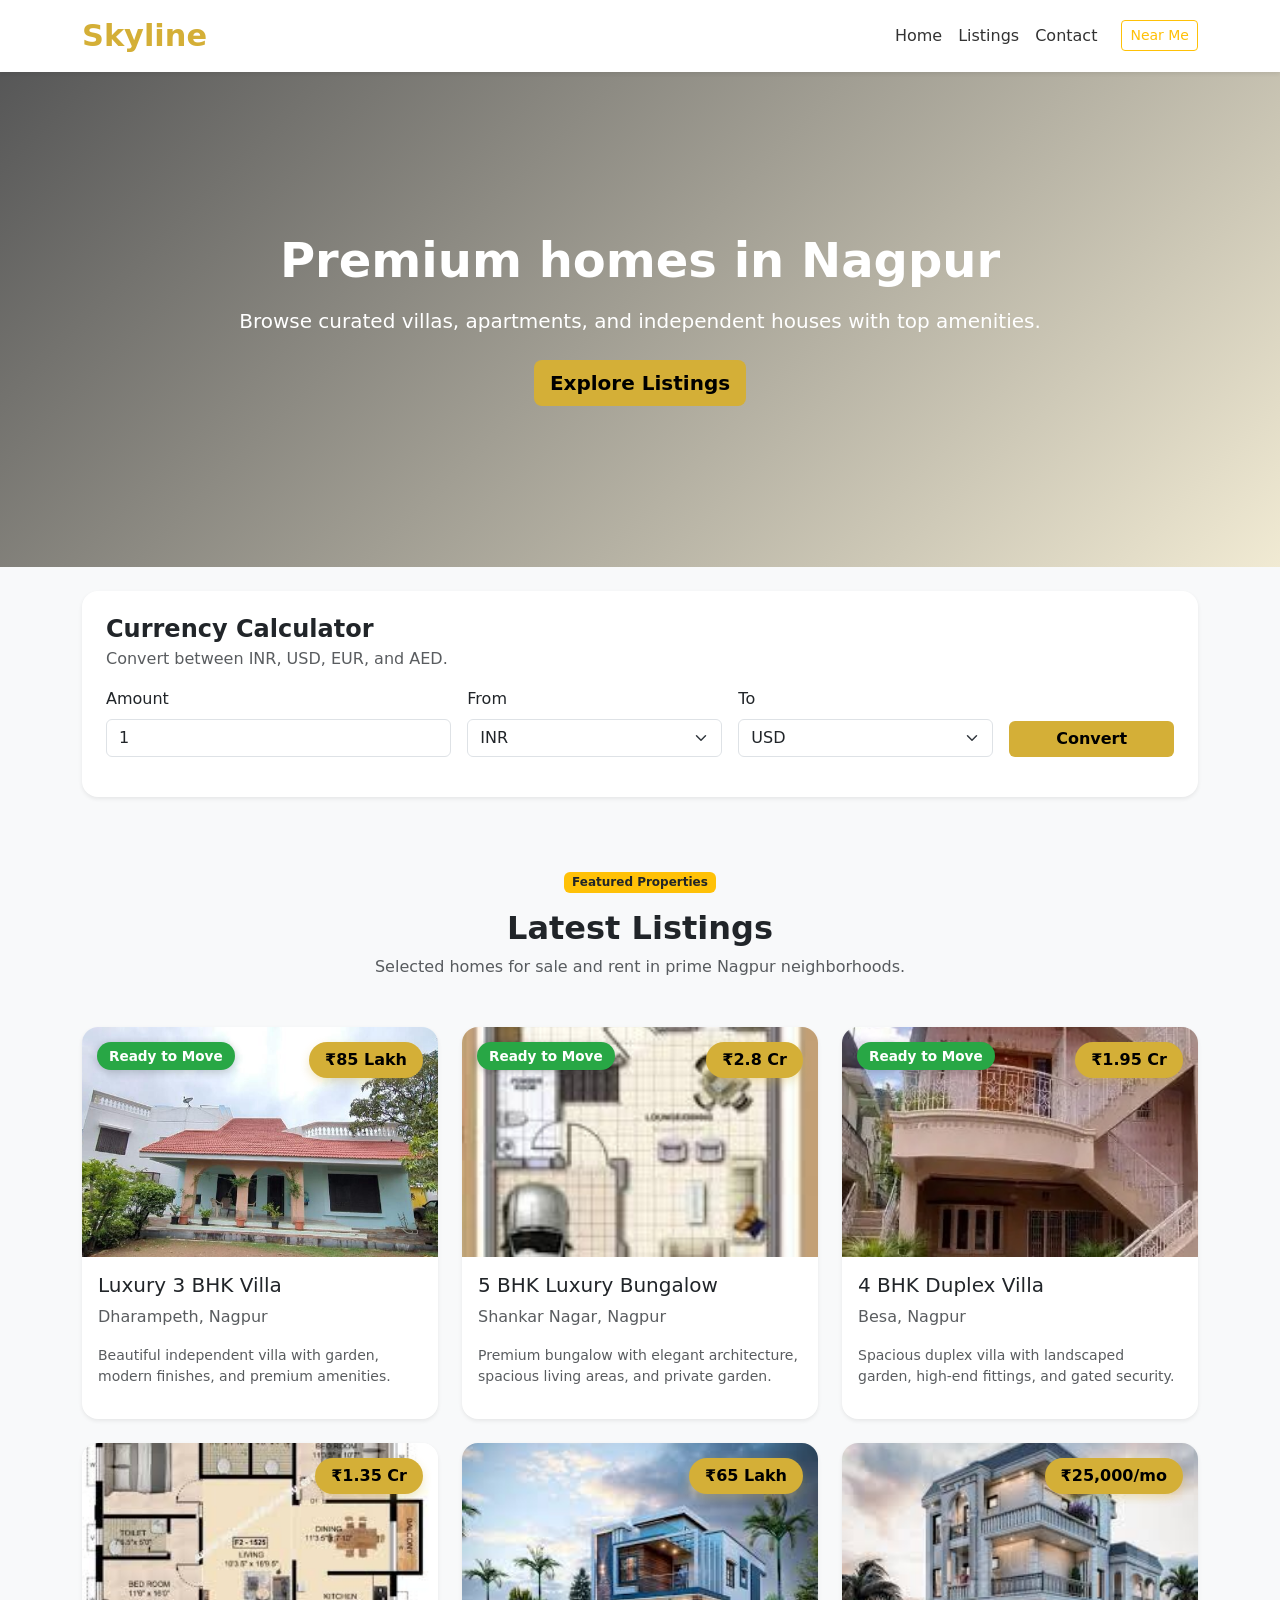
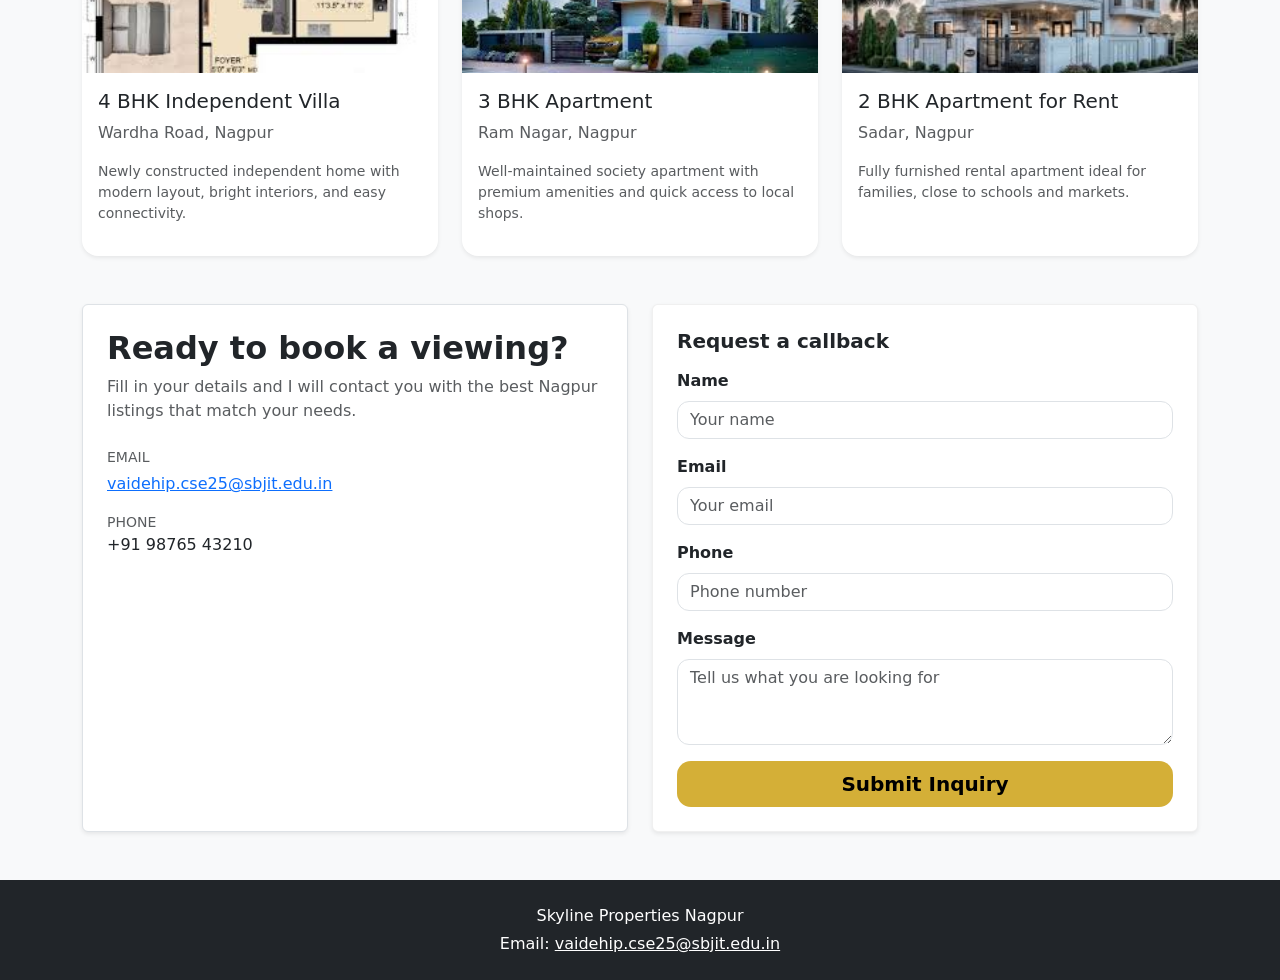
<file: index.html>
<!DOCTYPE html>
<html lang="en">
<head>
    <meta charset="UTF-8">
    <meta name="viewport" content="width=device-width, initial-scale=1.0">
    <title>Skyline Properties | Nagpur</title>
    <link href="https://cdn.jsdelivr.net/npm/bootstrap@5.3.3/dist/css/bootstrap.min.css" rel="stylesheet">
    <link rel="stylesheet" href="https://cdnjs.cloudflare.com/ajax/libs/font-awesome/6.6.0/css/all.min.css">
    <link rel="stylesheet" href="style.css">
</head>
<body>
    <nav class="navbar navbar-expand-lg navbar-light bg-white shadow-sm">
        <div class="container">
            <a class="navbar-brand fw-bold" href="#">Skyline</a>
            <button class="navbar-toggler" type="button" data-bs-toggle="collapse" data-bs-target="#navbarNav">
                <span class="navbar-toggler-icon"></span>
            </button>
            <div class="collapse navbar-collapse" id="navbarNav">
                <ul class="navbar-nav ms-auto">
                    <li class="nav-item"><a class="nav-link active" href="#">Home</a></li>
                    <li class="nav-item"><a class="nav-link" href="#properties">Listings</a></li>
                    <li class="nav-item"><a class="nav-link" href="#contact">Contact</a></li>
                    <li class="nav-item d-flex align-items-center">
                        <button id="nearMeBtn" class="btn btn-outline-warning btn-sm ms-3">Near Me</button>
                    </li>
                </ul>
            </div>
        </div>
    </nav>

    <header class="hero text-center d-flex align-items-center">
        <div class="container">
            <h1 class="display-5 fw-bold text-white mb-3">Premium homes in Nagpur</h1>
            <p class="lead text-white-75 mb-4">Browse curated villas, apartments, and independent houses with top amenities.</p>
            <a href="#properties" class="btn btn-warning btn-lg">Explore Listings</a>
        </div>
    </header>

    <div class="container text-center mb-4" id="locationInfo"></div>

    <div class="container mb-4">
        <div class="card border-0 shadow-sm p-4">
            <div class="d-flex justify-content-between align-items-center mb-3">
                <div>
                    <h4 class="fw-bold mb-1">Currency Calculator</h4>
                    <p class="text-muted mb-0">Convert between INR, USD, EUR, and AED.</p>
                </div>
            </div>
            <div class="row g-3 align-items-end">
                <div class="col-sm-4">
                    <label class="form-label">Amount</label>
                    <input id="currencyAmount" type="number" class="form-control" value="1" min="0" step="0.01">
                </div>
                <div class="col-sm-3">
                    <label class="form-label">From</label>
                    <select id="currencyFrom" class="form-select">
                        <option value="INR">INR</option>
                        <option value="USD">USD</option>
                        <option value="EUR">EUR</option>
                        <option value="AED">AED</option>
                    </select>
                </div>
                <div class="col-sm-3">
                    <label class="form-label">To</label>
                    <select id="currencyTo" class="form-select">
                        <option value="USD">USD</option>
                        <option value="EUR">EUR</option>
                        <option value="AED">AED</option>
                        <option value="INR">INR</option>
                    </select>
                </div>
                <div class="col-sm-2 d-grid">
                    <button id="convertBtn" class="btn btn-warning">Convert</button>
                </div>
            </div>
            <div class="mt-3" id="currencyResult"></div>
        </div>
    </div>

    <main class="container py-5" id="properties">
        <div class="text-center mb-5">
            <span class="badge bg-warning text-dark mb-3">Featured Properties</span>
            <h2 class="fw-bold">Latest Listings</h2>
            <p class="text-muted">Selected homes for sale and rent in prime Nagpur neighborhoods.</p>
        </div>

        <div class="row g-4">
            <div class="col-md-6 col-lg-4">
                <div class="card h-100 shadow-sm">
                    <div class="position-relative">
                        <img src="images/1.jpeg" class="card-img-top" alt="Luxury Villa">
                        <div class="price-tag">₹85 Lakh</div>
                        <div class="ready-badge">Ready to Move</div>
                    </div>
                    <div class="card-body">
                        <h5 class="card-title">Luxury 3 BHK Villa</h5>
                        <p class="text-muted">Dharampeth, Nagpur</p>
                        <p class="small text-muted">Beautiful independent villa with garden, modern finishes, and premium amenities.</p>
                    </div>
                </div>
            </div>

            <div class="col-md-6 col-lg-4">
                <div class="card h-100 shadow-sm">
                    <div class="position-relative">
                        <img src="images/7.jpeg" class="card-img-top" alt="Luxury Bungalow">
                        <div class="price-tag">₹2.8 Cr</div>
                        <div class="ready-badge">Ready to Move</div>
                    </div>
                    <div class="card-body">
                        <h5 class="card-title">5 BHK Luxury Bungalow</h5>
                        <p class="text-muted">Shankar Nagar, Nagpur</p>
                        <p class="small text-muted">Premium bungalow with elegant architecture, spacious living areas, and private garden.</p>
                    </div>
                </div>
            </div>

            <div class="col-md-6 col-lg-4">
                <div class="card h-100 shadow-sm">
                    <div class="position-relative">
                        <img src="images/3.jpeg" class="card-img-top" alt="Duplex Villa">
                        <div class="price-tag">₹1.95 Cr</div>
                        <div class="ready-badge">Ready to Move</div>
                    </div>
                    <div class="card-body">
                        <h5 class="card-title">4 BHK Duplex Villa</h5>
                        <p class="text-muted">Besa, Nagpur</p>
                        <p class="small text-muted">Spacious duplex villa with landscaped garden, high-end fittings, and gated security.</p>
                    </div>
                </div>
            </div>

            <div class="col-md-6 col-lg-4">
                <div class="card h-100 shadow-sm">
                    <div class="position-relative">
                        <img src="images/4.jpeg" class="card-img-top" alt="Independent Villa">
                        <div class="price-tag">₹1.35 Cr</div>
                    </div>
                    <div class="card-body">
                        <h5 class="card-title">4 BHK Independent Villa</h5>
                        <p class="text-muted">Wardha Road, Nagpur</p>
                        <p class="small text-muted">Newly constructed independent home with modern layout, bright interiors, and easy connectivity.</p>
                    </div>
                </div>
            </div>

            <div class="col-md-6 col-lg-4">
                <div class="card h-100 shadow-sm">
                    <div class="position-relative">
                        <img src="images/5.jpeg" class="card-img-top" alt="Apartment">
                        <div class="price-tag">₹65 Lakh</div>
                    </div>
                    <div class="card-body">
                        <h5 class="card-title">3 BHK Apartment</h5>
                        <p class="text-muted">Ram Nagar, Nagpur</p>
                        <p class="small text-muted">Well-maintained society apartment with premium amenities and quick access to local shops.</p>
                    </div>
                </div>
            </div>

            <div class="col-md-6 col-lg-4">
                <div class="card h-100 shadow-sm">
                    <div class="position-relative">
                        <img src="images/6.jpeg" class="card-img-top" alt="Rent Apartment">
                        <div class="price-tag">₹25,000/mo</div>
                    </div>
                    <div class="card-body">
                        <h5 class="card-title">2 BHK Apartment for Rent</h5>
                        <p class="text-muted">Sadar, Nagpur</p>
                        <p class="small text-muted">Fully furnished rental apartment ideal for families, close to schools and markets.</p>
                    </div>
                </div>
            </div>
        </div>

        <section class="mt-5" id="contact">
            <div class="row g-4">
                <div class="col-lg-6">
                    <div class="p-4 bg-white border rounded shadow-sm h-100">
                        <h2 class="fw-bold">Ready to book a viewing?</h2>
                        <p class="text-muted">Fill in your details and I will contact you with the best Nagpur listings that match your needs.</p>
                        <div class="mt-4">
                            <p class="mb-1 text-uppercase text-muted small">Email</p>
                            <p class="mb-3"><a href="mailto:vaidehip.cse25@sbjit.edu.in">vaidehip.cse25@sbjit.edu.in</a></p>
                            <p class="mb-0 text-uppercase text-muted small">Phone</p>
                            <p class="mb-0">+91 98765 43210</p>
                        </div>
                    </div>
                </div>
                <div class="col-lg-6">
                    <div class="contact-box p-4 bg-white rounded shadow-sm h-100">
                        <h5 class="fw-bold mb-3">Request a callback</h5>
                        <form>
                            <div class="mb-3">
                                <label class="form-label">Name</label>
                                <input type="text" class="form-control" placeholder="Your name" required>
                            </div>
                            <div class="mb-3">
                                <label class="form-label">Email</label>
                                <input type="email" class="form-control" placeholder="Your email" required>
                            </div>
                            <div class="mb-3">
                                <label class="form-label">Phone</label>
                                <input type="tel" class="form-control" placeholder="Phone number" required>
                            </div>
                            <div class="mb-3">
                                <label class="form-label">Message</label>
                                <textarea class="form-control" rows="3" placeholder="Tell us what you are looking for"></textarea>
                            </div>
                            <button type="submit" class="btn btn-warning btn-lg w-100">Submit Inquiry</button>
                        </form>
                    </div>
                </div>
            </div>
        </section>
    </main>

    <footer class="bg-dark text-white text-center py-4">
        <div class="container">
            <p class="mb-1">Skyline Properties Nagpur</p>
            <p class="mb-0">Email: <a href="mailto:vaidehip.cse25@sbjit.edu.in" class="text-white">vaidehip.cse25@sbjit.edu.in</a></p>
        </div>
    </footer>

    <script src="https://cdn.jsdelivr.net/npm/bootstrap@5.3.3/dist/js/bootstrap.bundle.min.js"></script>
    <script src="properties.js"></script>
    <script>
        const nearMeBtn = document.getElementById('nearMeBtn');
        const locationInfo = document.getElementById('locationInfo');
        const convertBtn = document.getElementById('convertBtn');
        const currencyAmount = document.getElementById('currencyAmount');
        const currencyFrom = document.getElementById('currencyFrom');
        const currencyTo = document.getElementById('currencyTo');
        const currencyResult = document.getElementById('currencyResult');

        const exchangeRates = {
            INR: { INR: 1, USD: 0.012, EUR: 0.011, AED: 0.044 },
            USD: { INR: 83.5, USD: 1, EUR: 0.92, AED: 3.67 },
            EUR: { INR: 90.2, USD: 1.09, EUR: 1, AED: 4.00 },
            AED: { INR: 22.7, USD: 0.27, EUR: 0.25, AED: 1 }
        };

        nearMeBtn.addEventListener('click', () => {
            if (!navigator.geolocation) {
                locationInfo.innerHTML = '<div class="alert alert-warning py-2">Geolocation is not supported by this browser.</div>';
                return;
            }
            locationInfo.innerHTML = '<div class="alert alert-info py-2">Locating your device…</div>';
            navigator.geolocation.getCurrentPosition(
                (position) => {
                    const { latitude, longitude } = position.coords;
                    locationInfo.innerHTML = `
                        <div class="alert alert-success py-2">
                            <strong>Your location:</strong><br>
                            Latitude: ${latitude.toFixed(5)}<br>
                            Longitude: ${longitude.toFixed(5)}
                        </div>
                    `;
                },
                (error) => {
                    locationInfo.innerHTML = `<div class="alert alert-danger py-2">Unable to get location: ${error.message}</div>`;
                },
                { enableHighAccuracy: true, timeout: 10000, maximumAge: 0 }
            );
        });

        convertBtn.addEventListener('click', () => {
            const amount = parseFloat(currencyAmount.value) || 0;
            const from = currencyFrom.value;
            const to = currencyTo.value;
            const rate = exchangeRates[from][to];
            const result = (amount * rate).toFixed(2);

            currencyResult.innerHTML = `
                <div class="alert alert-success py-2 mb-0">
                    ${amount} ${from} = <strong>${result} ${to}</strong>
                </div>
            `;
        });
    </script>
</body>
</html>
</file>
<file: style.css>
:root {
    --gold: #d4af37;
}

* {
    transition: all 0.3s ease;
}

body {
    font-family: 'Segoe UI', system-ui, sans-serif;
    background: #f8f9fa;
}

.navbar {
    background: rgba(255,255,255,0.98) !important;
    box-shadow: 0 2px 15px rgba(0,0,0,0.1);
    backdrop-filter: blur(10px);
}

.navbar-brand {
    font-size: 1.9rem;
    font-weight: 700;
    color: var(--gold) !important;
}

.nav-link {
    color: #333 !important;
    font-weight: 500;
}

.nav-link:hover {
    color: var(--gold) !important;
}

.hero {
    background: linear-gradient(135deg, rgba(0,0,0,0.65), rgba(212,175,55,0.2));
    background-image: linear-gradient(135deg, rgba(0,0,0,0.65), rgba(212,175,55,0.2));
    height: 55vh;
    min-height: 420px;
    display: flex;
    align-items: center;
    color: white;
    animation: fadeIn 0.8s ease-in;
}

@keyframes fadeIn {
    from { opacity: 0; }
    to { opacity: 1; }
}

.card {
    border: none;
    border-radius: 16px;
    overflow: hidden;
    box-shadow: 0 8px 20px rgba(0,0,0,0.1);
    transition: all 0.4s;
}

.card:hover {
    transform: translateY(-12px);
    box-shadow: 0 15px 35px rgba(212,175,55,0.2);
}

.card-img-top {
    height: 230px;
    object-fit: cover;
    transition: transform 0.5s ease;
}

.card:hover .card-img-top {
    transform: scale(1.08);
}

.price-tag {
    position: absolute;
    top: 15px;
    right: 15px;
    background: var(--gold);
    color: #000;
    padding: 6px 16px;
    border-radius: 30px;
    font-weight: 700;
    box-shadow: 0 4px 10px rgba(212,175,55,0.3);
}

.ready-badge {
    position: absolute;
    top: 15px;
    left: 15px;
    background: #28a745;
    color: white;
    padding: 4px 12px;
    border-radius: 20px;
    font-size: 0.85rem;
    font-weight: 600;
    box-shadow: 0 2px 8px rgba(0,0,0,0.2);
}

.sidebar {
    background: white;
    border-radius: 16px;
    padding: 25px;
    box-shadow: 0 8px 25px rgba(0,0,0,0.08);
    position: sticky;
    top: 100px;
}

.whatsapp-float {
    position: fixed;
    bottom: 25px;
    right: 25px;
    background: #25D366;
    color: white;
    width: 60px;
    height: 60px;
    border-radius: 50%;
    display: flex;
    align-items: center;
    justify-content: center;
    font-size: 28px;
    box-shadow: 0 4px 15px rgba(0,0,0,0.3);
    z-index: 1000;
    text-decoration: none;
    animation: pulse 2s infinite;
}

@keyframes pulse {
    0%, 100% { transform: scale(1); }
    50% { transform: scale(1.1); }
}

.whatsapp-float:hover {
    transform: scale(1.15);
    animation: none;
}

.btn-warning {
    background: var(--gold) !important;
    border: none !important;
    color: #000 !important;
    font-weight: 600 !important;
}

.btn-warning:hover {
    background: #c9a227 !important;
    transform: translateY(-2px);
    box-shadow: 0 6px 15px rgba(212,175,55,0.4);
}

.contact-box {
    border: 1px solid rgba(0,0,0,0.06);
}

.contact-box .form-control {
    border-radius: 12px;
}

.contact-box .form-label {
    font-weight: 600;
}

.contact-box button {
    border-radius: 14px;
}

@keyframes fadeInUp {
    from { opacity: 0; transform: translateY(30px); }
    to { opacity: 1; transform: translateY(0); }
}

.card {
    animation: fadeInUp 0.6s ease forwards;
}
</file>
